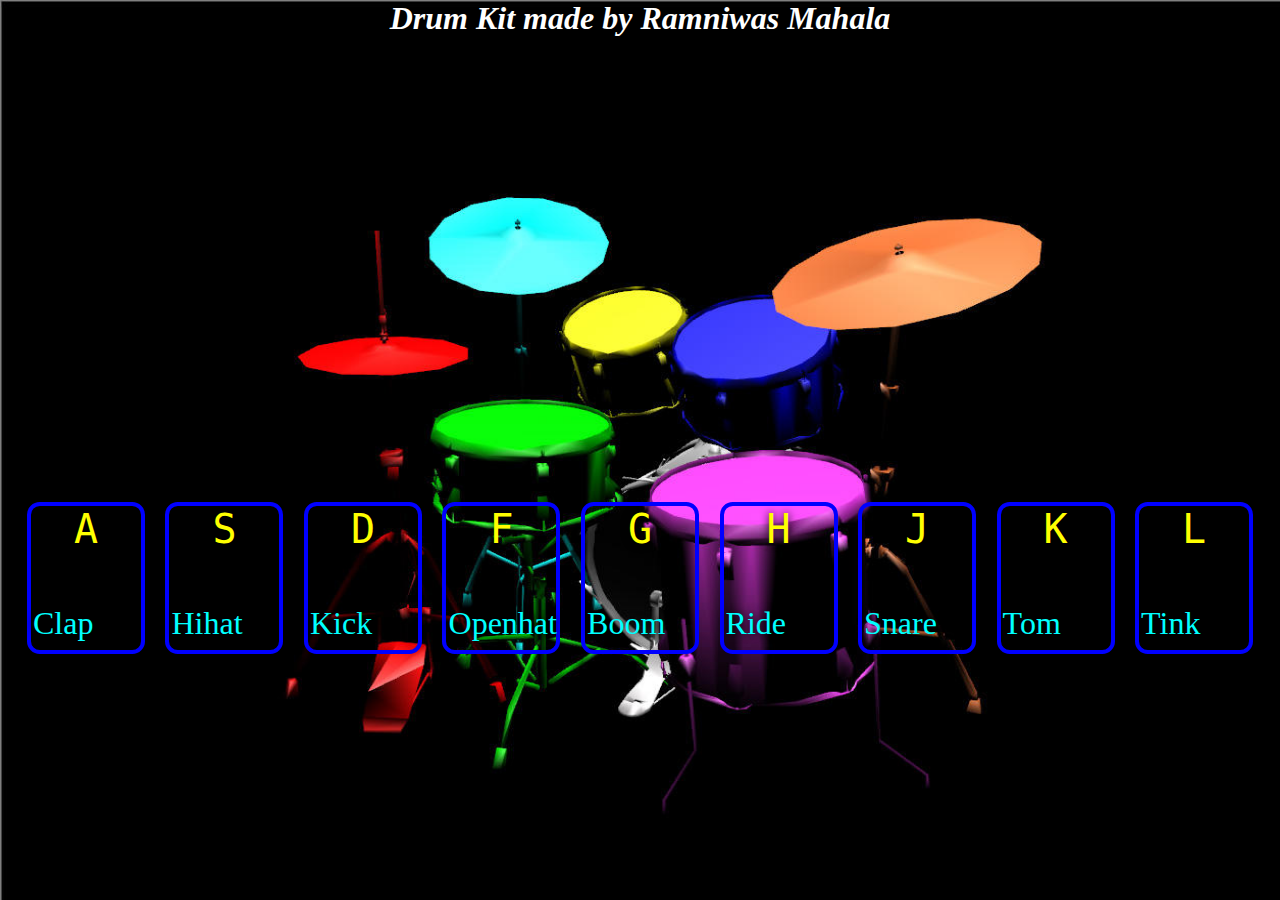
<file: 01-JS-Drum-Kit/index.html>
<!DOCTYPE html>
<html lang="en">
<head>
    <meta charset="UTF-8">
    <meta http-equiv="X-UA-Compatible" content="IE=edge">
    <meta name="viewport" content="width=device-width, initial-scale=1.0">
    <link rel="stylesheet" href="style.css">
    <title>Drum Kit</title>
</head>
<body>
   <h1>Drum Kit made by Ramniwas Mahala</h1>
   <div class="keys">
      <div data-key="65" class="key">
          <kbd>A</kbd>
          <span class="sound">clap</span>
      </div>
      <div data-key="83" class="key">
          <kbd>S</kbd>
          <span class="sound">hihat</span>
      </div>
      <div data-key="68" class="key">
          <kbd>D</kbd>
          <span class="sound">kick</span>
      </div>
      <div data-key="70" class="key">
          <kbd>F</kbd>
          <span class="sound">openhat</span>
      </div>
      <div data-key="71" class="key">
          <kbd>G</kbd>
          <span class="sound">boom</span>
      </div>
      <div data-key="72" class="key">
          <kbd>H</kbd>
          <span class="sound">ride</span>
      </div>
      <div data-key="74" class="key">
          <kbd>J</kbd>
          <span class="sound">snare</span>
      </div>
      <div data-key="75" class="key">
          <kbd>K</kbd>
          <span class="sound">tom</span>
      </div>
      <div data-key="76" class="key">
          <kbd>L</kbd>
          <span class="sound">tink</span>
      </div>
  </div>
    

    <audio data-key="65" src="./audio/clap.wav"></audio>
    <audio data-key="83" src="audio/hihat.wav"></audio>
    <audio data-key="68" src="./audio/kick.wav"></audio>
    <audio data-key="70" src="./audio/openhat.wav"></audio>
    <audio data-key="71" src="./audio/boom.wav"></audio>
    <audio data-key="72" src="./audio/ride.wav"></audio>
    <audio data-key="74" src="./audio/snare.wav"></audio>
    <audio data-key="75" src="./audio/tom.wav"></audio>
    <audio data-key="76" src="./audio/tink.wav"></audio>

    <script src="main.js"></script>
</body>

</html>
</file>
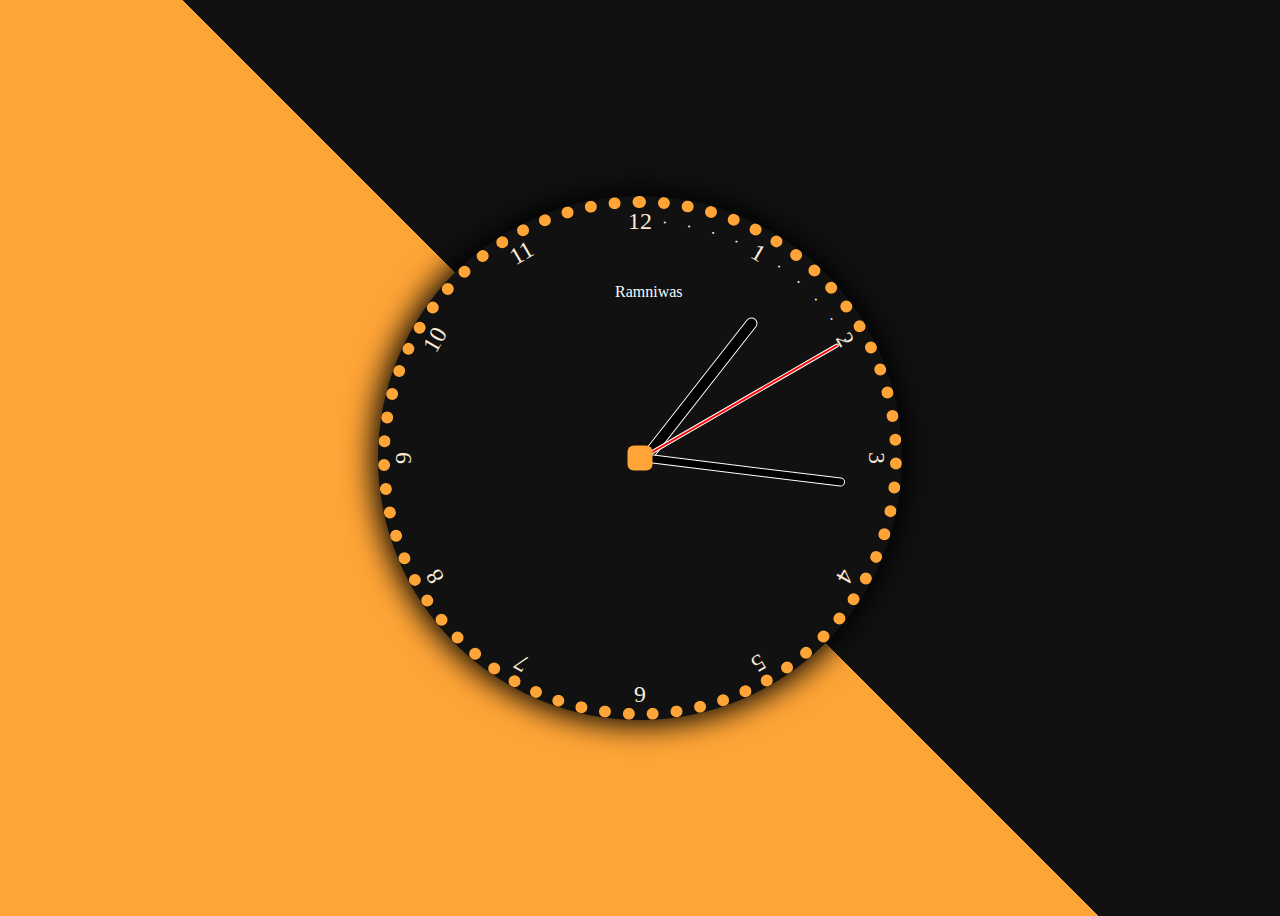
<file: 02-JS-CSS-Clock/index.html>
<!DOCTYPE html>
<html lang="en">

<head>
    <meta charset="UTF-8">
    <meta http-equiv="X-UA-Compatible" content="IE=edge">
    <meta name="viewport" content="width=device-width, initial-scale=1.0">
    <link rel="stylesheet" href="style.css">
    <title>Analog Clock</title>
</head>

<body>

    <div class="clock">
        <div class="name">Ramniwas</div>

        <div class="hand hour-hand" ></div>
        <div class="hand minute-hand"></div>
        <div class="hand second-hand"></div>
        

            <div class="number number1">1</div>
            <div class="number number2">2</div>
            <div class="number number3">3</div>
            <div class="number number4">4</div>
            <div class="number number5">5</div>
            <div class="number number6">6</div>
            <div class="number number7">7</div>
            <div class="number number8">8</div>
            <div class="number number9">9</div>
            <div class="number number10">10</div>
            <div class="number number11">11</div>
            <div class="number number12">12</div>

            <div class="dots dot1">.</div>
            <div class="dots dot2">.</div>
            <div class="dots dot3">.</div>
            <div class="dots dot4">.</div>
            <div class="dots dot5">.</div>
            <div class="dots dot6">.</div>
            <div class="dots dot7">.</div>
            <div class="dots dot8">.</div>
            <div class="dots dot9">.</div>
            <div class="dots dot10">.</div>

        <!-- <div class="circle"></div>   -->
    </div>


    <!-- <script src="main.js"></script> -->
</body>
<script src="main.js"></script>
</html>
</file>
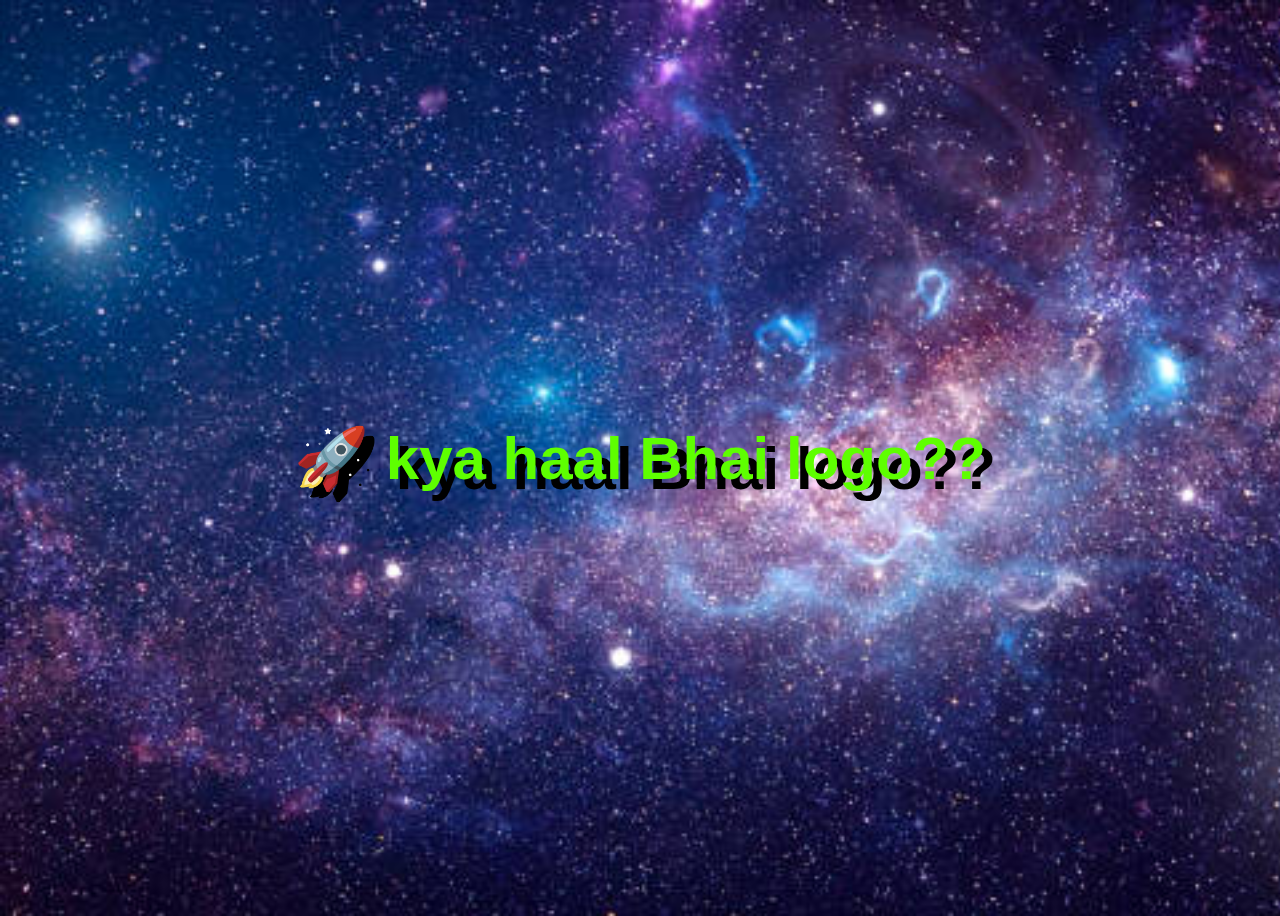
<file: 16-Mouse_Move_Shadow/index.html>
<!DOCTYPE html>
<html lang="en">
<head>
    <meta charset="UTF-8">
    <meta http-equiv="X-UA-Compatible" content="IE=edge">
    <meta name="viewport" content="width=device-width, initial-scale=1.0">
    <link rel="stylesheet" href="style.css">
    <title>Mouse Move Shadow</title>
</head>
<body>
    <div class="hero">
        <h1 contenteditable>🚀 kya haal Bhai logo??</h1>
    </div>
    <script src="main.js"></script>
</body>
</html>
</file>
<file: 01-JS-Drum-Kit/style.css>
*{
    margin: 0px;
    padding: 0px;
}
h1{
    color: white;
    text-align: center;
    font-style: italic;
}
body{

  
    background-image: url("bg.jpg");
    background-repeat: no-repeat;
    background-size: 102% 165%;
   
}
.keys{
  
    width: 99%;
    position: relative;
    display :flex;
    top: 30vh;
    height: 20vh;
    margin: 20vh auto;
   /* border:2px solid red;*/
    justify-content: space-evenly;
    align-items: center;


}

.key{
    
    border-radius: 0.8rem;
    border: solid 0.3rem blue;
    margin-top: 2px;
    width: 110px;
    height: 80%;
    text-align: center;
    /*background-color: grey;*/
    transition: all 0.3s ease;
    text-shadow: 0 0 .5rem black;

    
}
.playing {
    transform: scale(1.1);
    border-color: yellow;
   box-shadow: 0 0 1rem #ffc600;
  }

kbd{
    color: yellow;
    font-size: 40px;
  
}

span{
    color: aqua;
    font-size: 2rem;
    margin-bottom: 50px;
    text-transform: capitalize;
    position: absolute;
    bottom: -25px;
    text-align: center;
    margin-left: -65px;

}
</file>
<file: 02-JS-CSS-Clock/style.css>
html {
    box-sizing: border-box;

}

body {
    display: flex;
    align-items: center;
    justify-content: center;
    height: 100vh;
    overflow: hidden;
    background: linear-gradient(45deg, #ffa537 50%, #111 50%);
}

.clock {
    width: 500px;
    height: 500px;
    background: #111;
    border-radius: 50%;
    border: 12px dotted #ffa537;
    box-shadow: 0 0 30px 5px black;
    position: relative;
}

.clock .hand {

    position: absolute;
    left: 50%;
    bottom: 50%;
    border: 1px white solid;
    border-top-left-radius: 10px;
    border-top-right-radius: 10px;
    transform-origin: bottom;
   /*transform: rotate(45deg);*/
   transform: translateX(-50%);
     transition: all 0.5s; 
  
   transition-timing-function: cubic-bezier(0, 3.17, 0.25, 1);
}

.clock .hand.second-hand {
    background-color: red;
    width: 2px;
    height: 45%;
}

.clock .hand.minute-hand {
    background-color: black;
    width: 7px;
    height: 40%;
}

.clock .hand.hour-hand {
    background-color: black;
    width: 10px;
    height: 35%;
}
.clock .number {
    --rotation: 0;
    color: antiquewhite;
   position: absolute;
  
    width: 100%;
    height: 100%;
    text-align: center;
    transform: rotate(var(--rotation));
    font-size: 1.5rem;
}

.clock .number1 {--rotation: 30deg;}
.clock .number2 {--rotation: 60deg;}
.clock .number3 {--rotation: 90deg;}
.clock .number4 {--rotation: 120deg;}
.clock .number5 {--rotation: 150deg;}
.clock .number6 {--rotation: 180deg;}
.clock .number7 {--rotation: 210deg;}
.clock .number8 {--rotation: 240deg;}
.clock .number9 {--rotation: 270deg;}
.clock .number10 {--rotation: 300deg;}
.clock .number11 {--rotation: 330deg;}


.dots {
    color: whitesmoke;
    text-align: center;
    width: 100%;
    height: 100%;
    position: absolute;
}

/*.flipNumber{ transform: rotate(240deg);}*/

.dot1 { transform: rotate(6deg);}

.dot2 { transform: rotate(12deg);}

.dot3 { transform: rotate(18deg);}

.dot4 { transform: rotate(24deg);}

.dot5 { transform: rotate(30deg);}

.dot6 { transform: rotate(36deg);}

.dot7 { transform: rotate(42deg);}

.dot8 { transform: rotate(48deg);}

.dot9 { transform: rotate(54deg);}

.dot10 { transform: rotate(60deg);}



.clock::after {
    content: '';
    position: absolute;
    background-color:#ffa537;
    z-index: 11;
    width: 25px;
    height: 25px;
    top: 50%;
    left: 50%;
    transform: translate(-50%, -50%);
    border-radius: 25%;
}
.name{
    top: 15%;
    left: 45%;
    position: absolute;
    color: azure;
}
.clock .hand {
    --rotation: 0;
    transform: translateX(-50%) rotate(calc(var(--rotation) * 1deg))
}
</file>
<file: 16-Mouse_Move_Shadow/style.css>
html {
    color:rgb(94, 255, 0);
    font-family:Verdana, Geneva, Tahoma, sans-serif;
  }
  .hero{
    display: flex;
    justify-content: center;
    align-items: center;
    min-height: 100vh;
  }
  body{
    background-image: url(images/space.jpg);
    background-repeat: no-repeat;
    background-size: cover;
    /* overflow: hidden; */
  }
  h1 {
    text-shadow: 10px 10px 0 rgba(0,0,0,1);
    font-size: 60px;
  }
</file>
